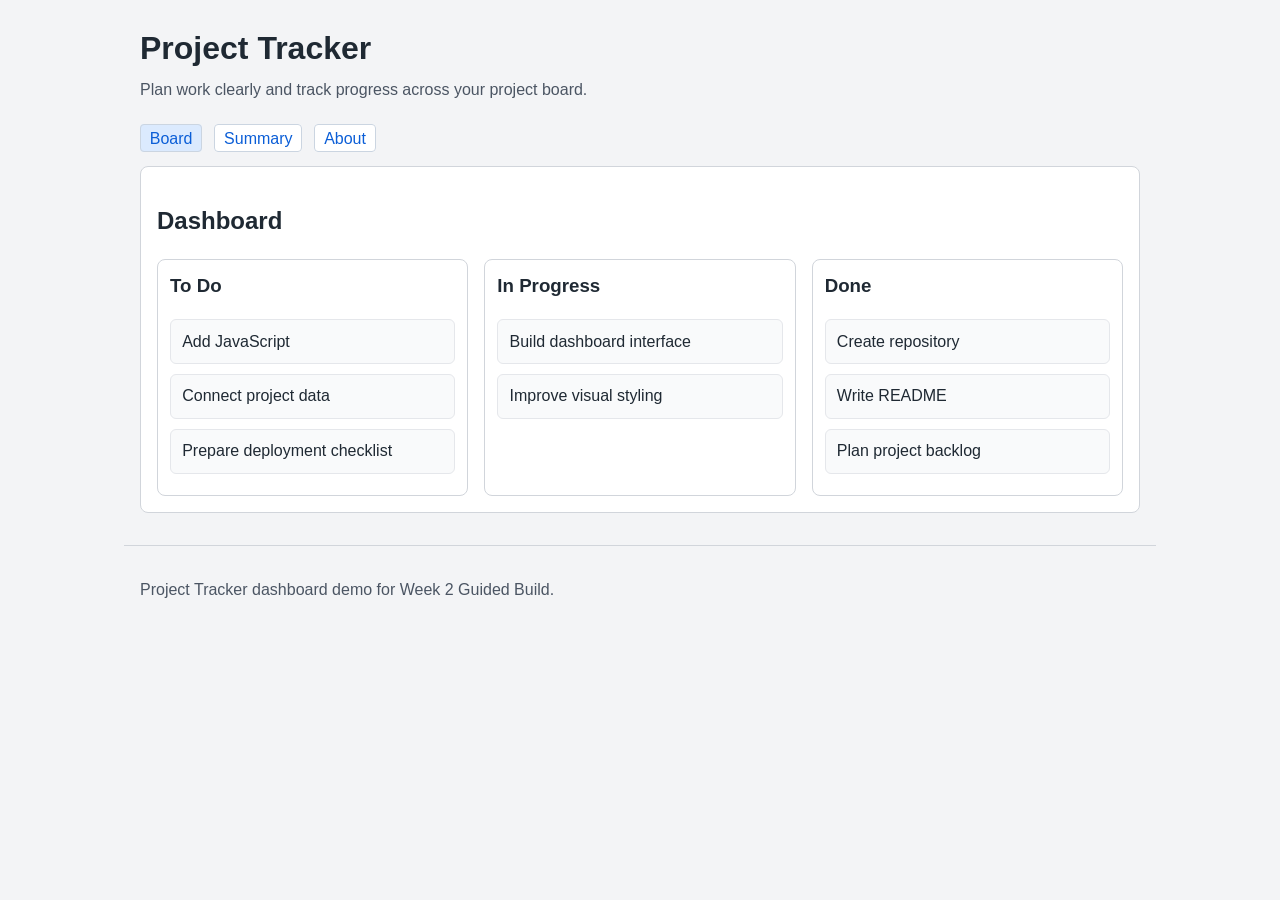
<file: src/project-tracker/week-02/complete/index.html>
<!doctype html>
<html lang="en">
<head>
  <meta charset="utf-8">
  <meta name="viewport" content="width=device-width, initial-scale=1">
  <title>Project Tracker Board</title>
  <link rel="stylesheet" href="styles/style.css">
</head>
<body>
  <header>
    <h1>Project Tracker</h1>
    <p>Plan work clearly and track progress across your project board.</p>
  </header>

  <nav aria-label="Primary">
    <ul>
      <li><a class="current" href="index.html">Board</a></li>
      <li><a href="summary.html">Summary</a></li>
      <li><a href="about.html">About</a></li>
    </ul>
  </nav>

  <main>
    <section aria-label="Project board columns">
      <h2>Dashboard</h2>
      <div class="board">
        <section class="column" aria-labelledby="todo-title">
          <h3 id="todo-title">To Do</h3>
          <article class="card">
            <p>Add JavaScript</p>
          </article>
          <article class="card">
            <p>Connect project data</p>
          </article>
          <article class="card">
            <p>Prepare deployment checklist</p>
          </article>
        </section>

        <section class="column" aria-labelledby="progress-title">
          <h3 id="progress-title">In Progress</h3>
          <article class="card">
            <p>Build dashboard interface</p>
          </article>
          <article class="card">
            <p>Improve visual styling</p>
          </article>
        </section>

        <section class="column" aria-labelledby="done-title">
          <h3 id="done-title">Done</h3>
          <article class="card">
            <p>Create repository</p>
          </article>
          <article class="card">
            <p>Write README</p>
          </article>
          <article class="card">
            <p>Plan project backlog</p>
          </article>
        </section>
      </div>
    </section>
  </main>

  <footer>
    <p>Project Tracker dashboard demo for Week 2 Guided Build.</p>
  </footer>
</body>
</html>
</file>
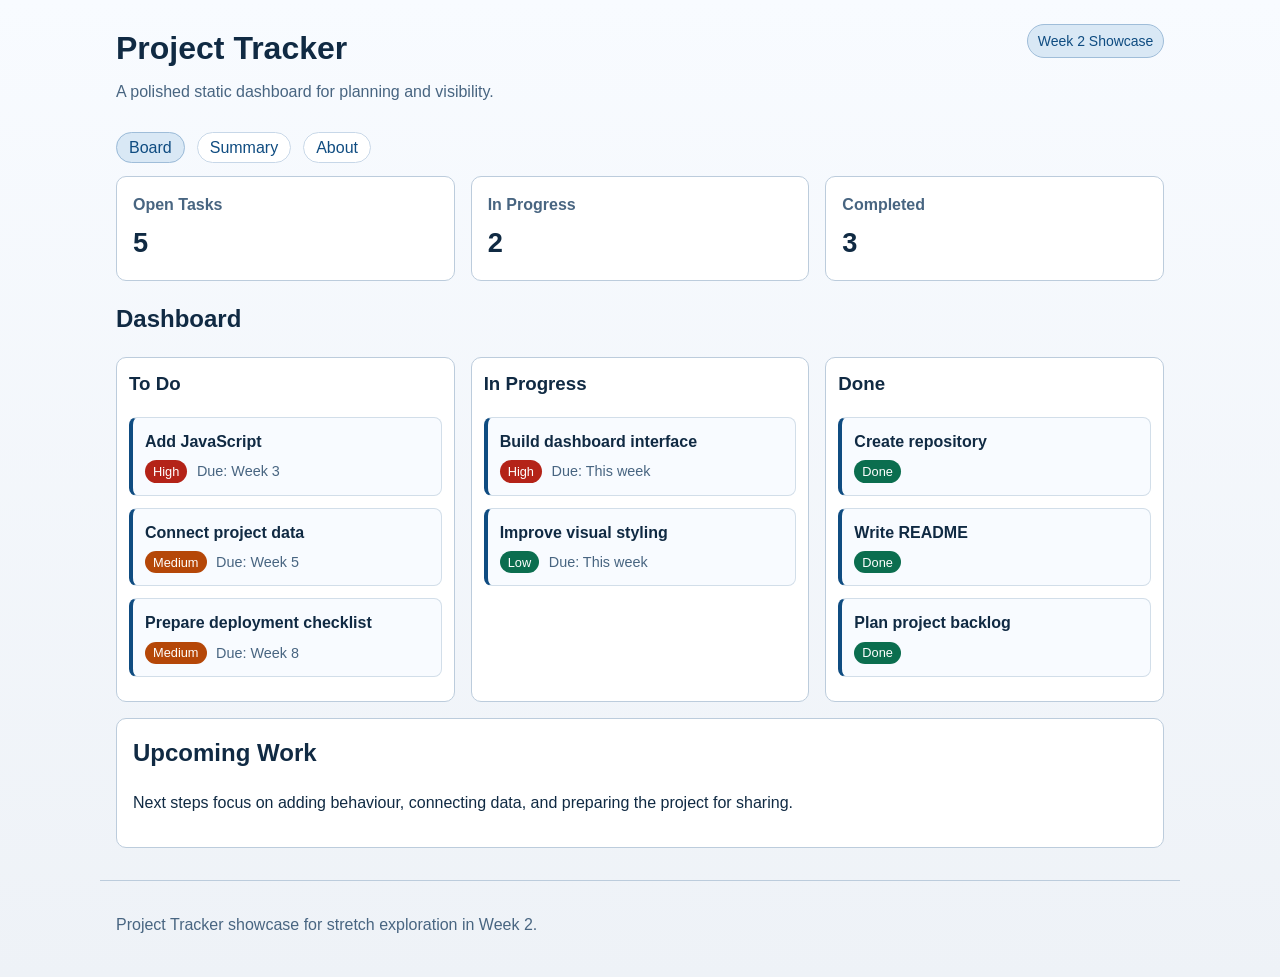
<file: src/project-tracker/week-02/showcase/index.html>
<!doctype html>
<html lang="en">
<head>
  <meta charset="utf-8">
  <meta name="viewport" content="width=device-width, initial-scale=1">
  <title>Project Tracker Board Showcase</title>
  <link rel="stylesheet" href="styles/style.css">
</head>
<body>
  <header class="site-header">
    <div>
      <h1>Project Tracker</h1>
      <p class="tagline">A polished static dashboard for planning and visibility.</p>
    </div>
    <p class="release-label">Week 2 Showcase</p>
  </header>

  <nav aria-label="Primary" class="site-nav">
    <ul>
      <li><a class="current" href="index.html">Board</a></li>
      <li><a href="summary.html">Summary</a></li>
      <li><a href="about.html">About</a></li>
    </ul>
  </nav>

  <main>
    <section class="summary-grid" aria-label="Project statistics">
      <article class="summary-card">
        <h2>Open Tasks</h2>
        <p class="summary-value">5</p>
      </article>
      <article class="summary-card">
        <h2>In Progress</h2>
        <p class="summary-value">2</p>
      </article>
      <article class="summary-card">
        <h2>Completed</h2>
        <p class="summary-value">3</p>
      </article>
    </section>

    <section class="board" aria-label="Project board columns">
      <h2>Dashboard</h2>
      <div class="board-columns">
        <section class="column" aria-labelledby="todo-title">
          <h3 id="todo-title">To Do</h3>
          <article class="task-card">
            <h4>Add JavaScript</h4>
            <p><span class="badge badge-high">High</span> Due: Week 3</p>
          </article>
          <article class="task-card">
            <h4>Connect project data</h4>
            <p><span class="badge badge-medium">Medium</span> Due: Week 5</p>
          </article>
          <article class="task-card">
            <h4>Prepare deployment checklist</h4>
            <p><span class="badge badge-medium">Medium</span> Due: Week 8</p>
          </article>
        </section>

        <section class="column" aria-labelledby="progress-title">
          <h3 id="progress-title">In Progress</h3>
          <article class="task-card">
            <h4>Build dashboard interface</h4>
            <p><span class="badge badge-high">High</span> Due: This week</p>
          </article>
          <article class="task-card">
            <h4>Improve visual styling</h4>
            <p><span class="badge badge-low">Low</span> Due: This week</p>
          </article>
        </section>

        <section class="column" aria-labelledby="done-title">
          <h3 id="done-title">Done</h3>
          <article class="task-card">
            <h4>Create repository</h4>
            <p><span class="badge badge-low">Done</span></p>
          </article>
          <article class="task-card">
            <h4>Write README</h4>
            <p><span class="badge badge-low">Done</span></p>
          </article>
          <article class="task-card">
            <h4>Plan project backlog</h4>
            <p><span class="badge badge-low">Done</span></p>
          </article>
        </section>
      </div>
    </section>

    <section class="upcoming" aria-labelledby="upcoming-title">
      <h2 id="upcoming-title">Upcoming Work</h2>
      <p>Next steps focus on adding behaviour, connecting data, and preparing the project for sharing.</p>
    </section>
  </main>

  <footer id="footer" class="site-footer">
    <p>Project Tracker showcase for stretch exploration in Week 2.</p>
  </footer>
</body>
</html>
</file>
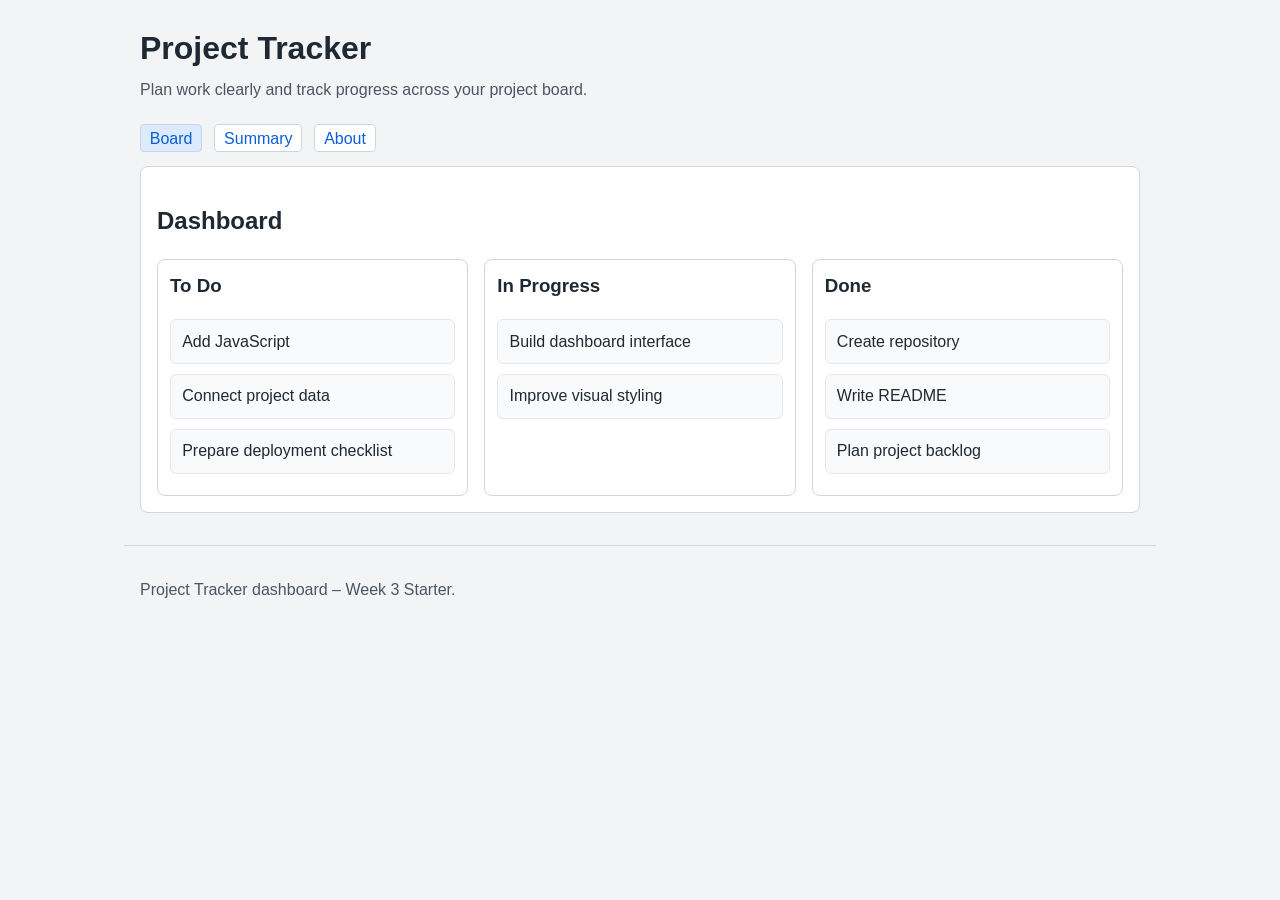
<file: src/project-tracker/week-03/starter/index.html>
<!doctype html>
<html lang="en">
<head>
  <meta charset="utf-8">
  <meta name="viewport" content="width=device-width, initial-scale=1">
  <title>Project Tracker Board</title>
  <link rel="stylesheet" href="styles/style.css">
</head>
<body>
  <header>
    <h1>Project Tracker</h1>
    <p>Plan work clearly and track progress across your project board.</p>
  </header>

  <nav aria-label="Primary">
    <ul>
      <li><a class="current" href="index.html">Board</a></li>
      <li><a href="summary.html">Summary</a></li>
      <li><a href="about.html">About</a></li>
    </ul>
  </nav>

  <main>
    <section aria-label="Project board columns">
      <h2>Dashboard</h2>
      <div class="board">
        <section class="column" aria-labelledby="todo-title">
          <h3 id="todo-title">To Do</h3>
          <div id="todo-cards">
            <article class="card">
              <p>Add JavaScript</p>
            </article>
            <article class="card">
              <p>Connect project data</p>
            </article>
            <article class="card">
              <p>Prepare deployment checklist</p>
            </article>
          </div>
        </section>

        <section class="column" aria-labelledby="progress-title">
          <h3 id="progress-title">In Progress</h3>
          <article class="card">
            <p>Build dashboard interface</p>
          </article>
          <article class="card">
            <p>Improve visual styling</p>
          </article>
        </section>

        <section class="column" aria-labelledby="done-title">
          <h3 id="done-title">Done</h3>
          <article class="card">
            <p>Create repository</p>
          </article>
          <article class="card">
            <p>Write README</p>
          </article>
          <article class="card">
            <p>Plan project backlog</p>
          </article>
        </section>
      </div>
    </section>
  </main>

  <footer>
    <p>Project Tracker dashboard – Week 3 Starter.</p>
  </footer>
</body>
</html>
</file>
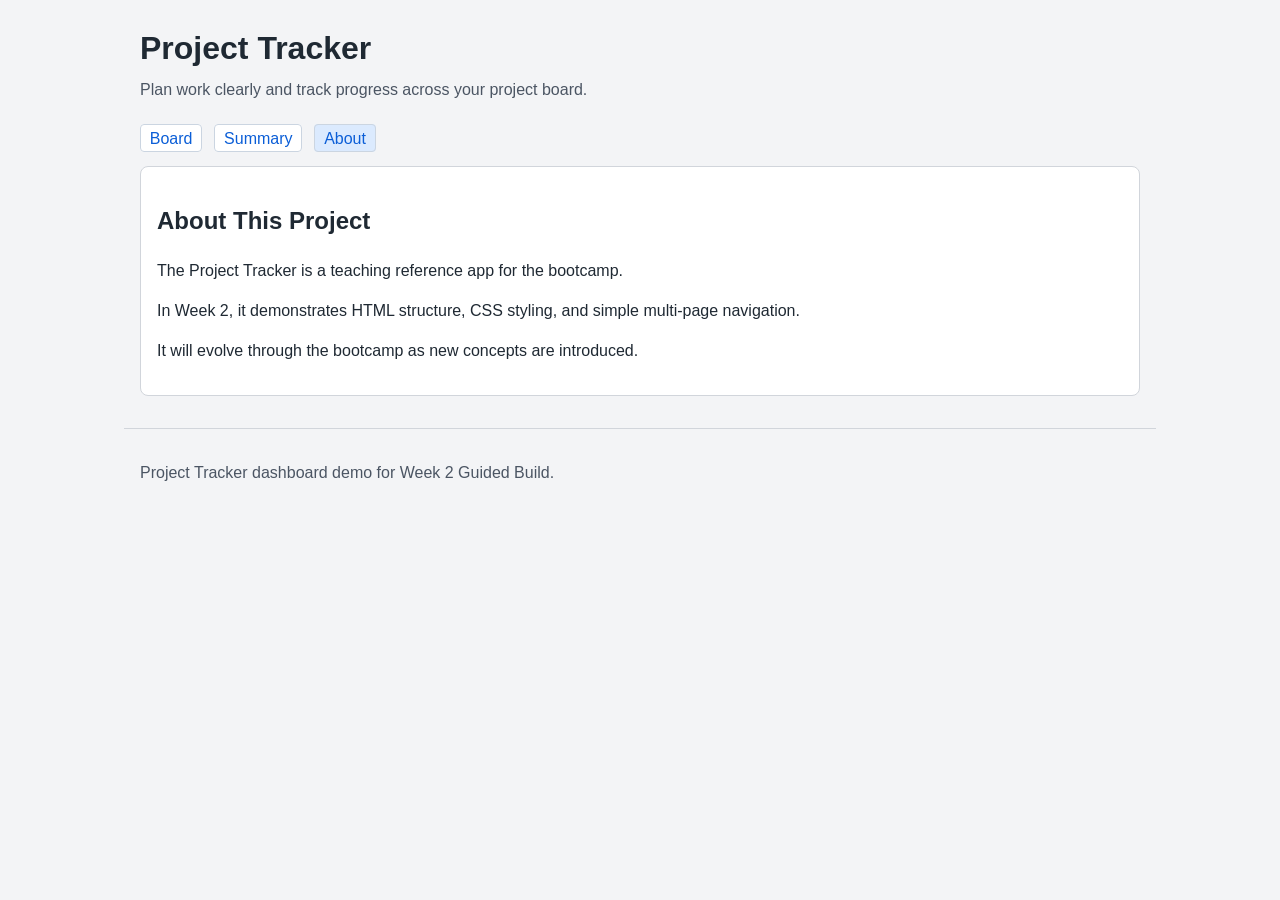
<file: src/project-tracker/week-02/complete/about.html>
<!doctype html>
<html lang="en">
<head>
  <meta charset="utf-8">
  <meta name="viewport" content="width=device-width, initial-scale=1">
  <title>About Project Tracker</title>
  <link rel="stylesheet" href="styles/style.css">
</head>
<body>
  <header>
    <h1>Project Tracker</h1>
    <p>Plan work clearly and track progress across your project board.</p>
  </header>

  <nav aria-label="Primary">
    <ul>
      <li><a href="index.html">Board</a></li>
      <li><a href="summary.html">Summary</a></li>
      <li><a class="current" href="about.html">About</a></li>
    </ul>
  </nav>

  <main>
    <section>
      <h2>About This Project</h2>
      <p>The Project Tracker is a teaching reference app for the bootcamp.</p>
      <p>In Week 2, it demonstrates HTML structure, CSS styling, and simple multi-page navigation.</p>
      <p>It will evolve through the bootcamp as new concepts are introduced.</p>
    </section>
  </main>

  <footer>
    <p>Project Tracker dashboard demo for Week 2 Guided Build.</p>
  </footer>
</body>
</html>
</file>
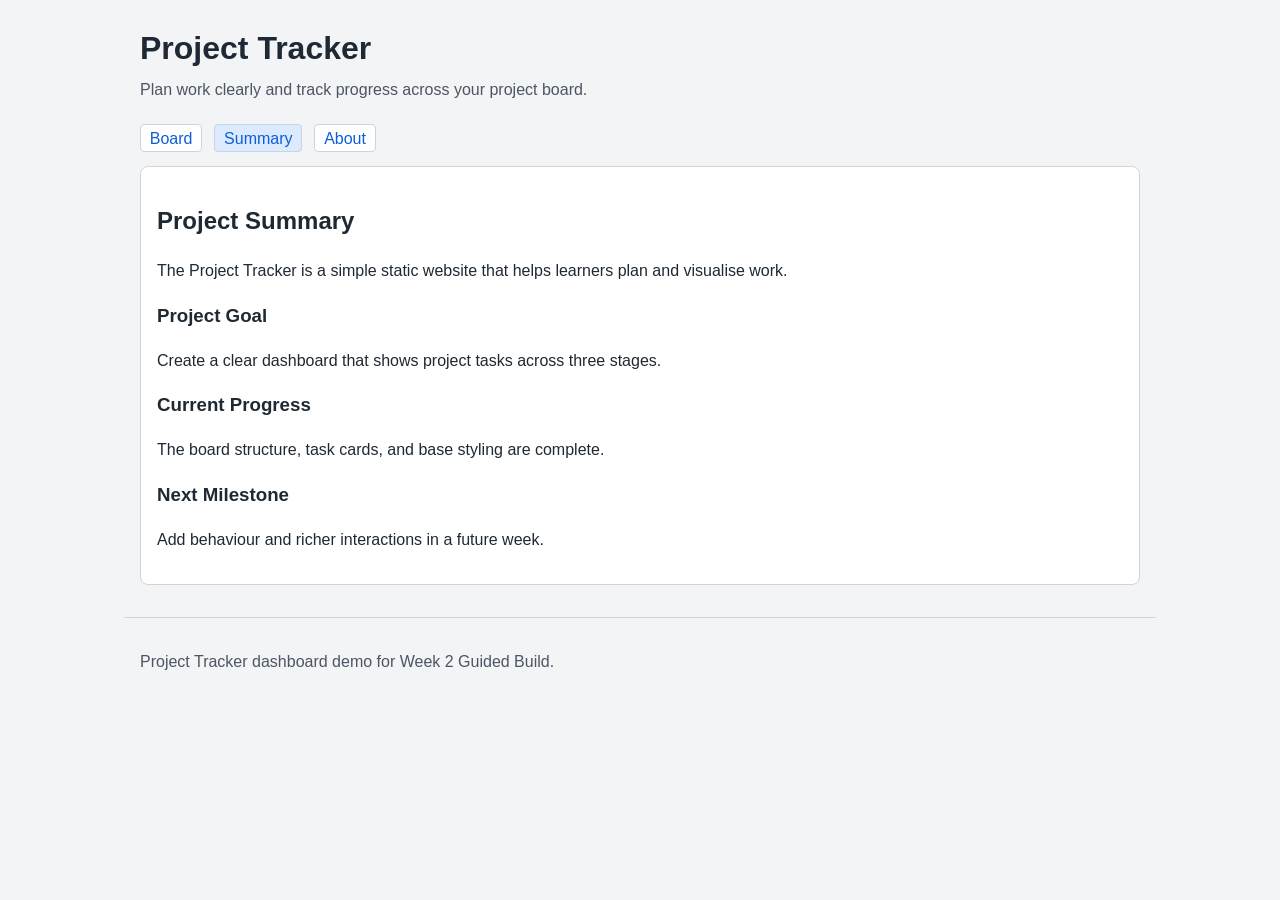
<file: src/project-tracker/week-02/complete/summary.html>
<!doctype html>
<html lang="en">
<head>
  <meta charset="utf-8">
  <meta name="viewport" content="width=device-width, initial-scale=1">
  <title>Project Tracker Summary</title>
  <link rel="stylesheet" href="styles/style.css">
</head>
<body>
  <header>
    <h1>Project Tracker</h1>
    <p>Plan work clearly and track progress across your project board.</p>
  </header>

  <nav aria-label="Primary">
    <ul>
      <li><a href="index.html">Board</a></li>
      <li><a class="current" href="summary.html">Summary</a></li>
      <li><a href="about.html">About</a></li>
    </ul>
  </nav>

  <main>
    <section>
      <h2>Project Summary</h2>
      <p>The Project Tracker is a simple static website that helps learners plan and visualise work.</p>

      <h3>Project Goal</h3>
      <p>Create a clear dashboard that shows project tasks across three stages.</p>

      <h3>Current Progress</h3>
      <p>The board structure, task cards, and base styling are complete.</p>

      <h3>Next Milestone</h3>
      <p>Add behaviour and richer interactions in a future week.</p>
    </section>
  </main>

  <footer>
    <p>Project Tracker dashboard demo for Week 2 Guided Build.</p>
  </footer>
</body>
</html>
</file>
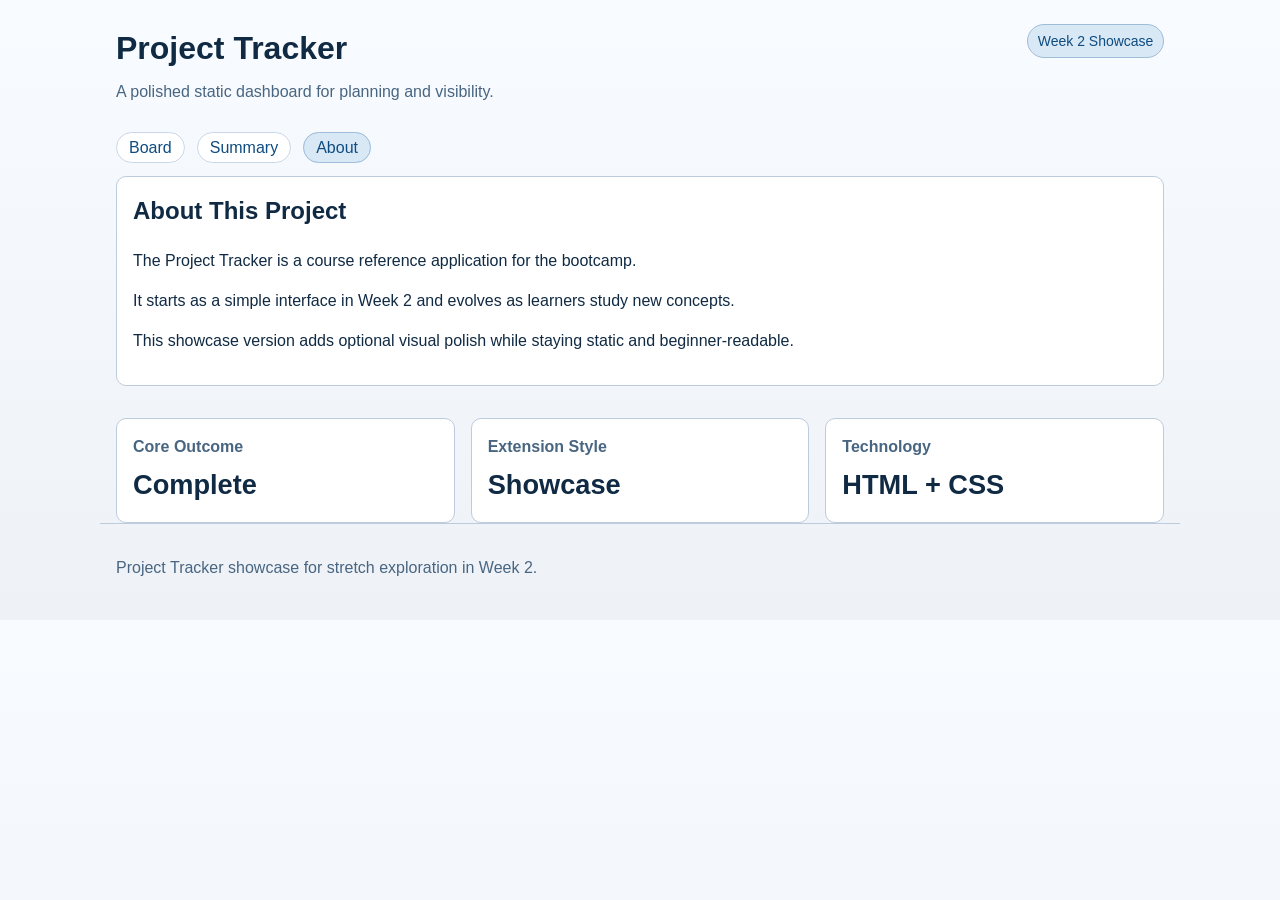
<file: src/project-tracker/week-02/showcase/about.html>
<!doctype html>
<html lang="en">
<head>
  <meta charset="utf-8">
  <meta name="viewport" content="width=device-width, initial-scale=1">
  <title>About Project Tracker Showcase</title>
  <link rel="stylesheet" href="styles/style.css">
</head>
<body>
  <header class="site-header">
    <div>
      <h1>Project Tracker</h1>
      <p class="tagline">A polished static dashboard for planning and visibility.</p>
    </div>
    <p class="release-label">Week 2 Showcase</p>
  </header>

  <nav aria-label="Primary" class="site-nav">
    <ul>
      <li><a href="index.html">Board</a></li>
      <li><a href="summary.html">Summary</a></li>
      <li><a class="current" href="about.html">About</a></li>
    </ul>
  </nav>

  <main>
    <section class="upcoming" aria-labelledby="about-title">
      <h2 id="about-title">About This Project</h2>
      <p>The Project Tracker is a course reference application for the bootcamp.</p>
      <p>It starts as a simple interface in Week 2 and evolves as learners study new concepts.</p>
      <p>This showcase version adds optional visual polish while staying static and beginner-readable.</p>
    </section>

    <section class="summary-grid" aria-label="Project highlights">
      <article class="summary-card">
        <h2>Core Outcome</h2>
        <p class="summary-value">Complete</p>
      </article>
      <article class="summary-card">
        <h2>Extension Style</h2>
        <p class="summary-value">Showcase</p>
      </article>
      <article class="summary-card">
        <h2>Technology</h2>
        <p class="summary-value">HTML + CSS</p>
      </article>
    </section>
  </main>

  <footer class="site-footer">
    <p>Project Tracker showcase for stretch exploration in Week 2.</p>
  </footer>
</body>
</html>
</file>
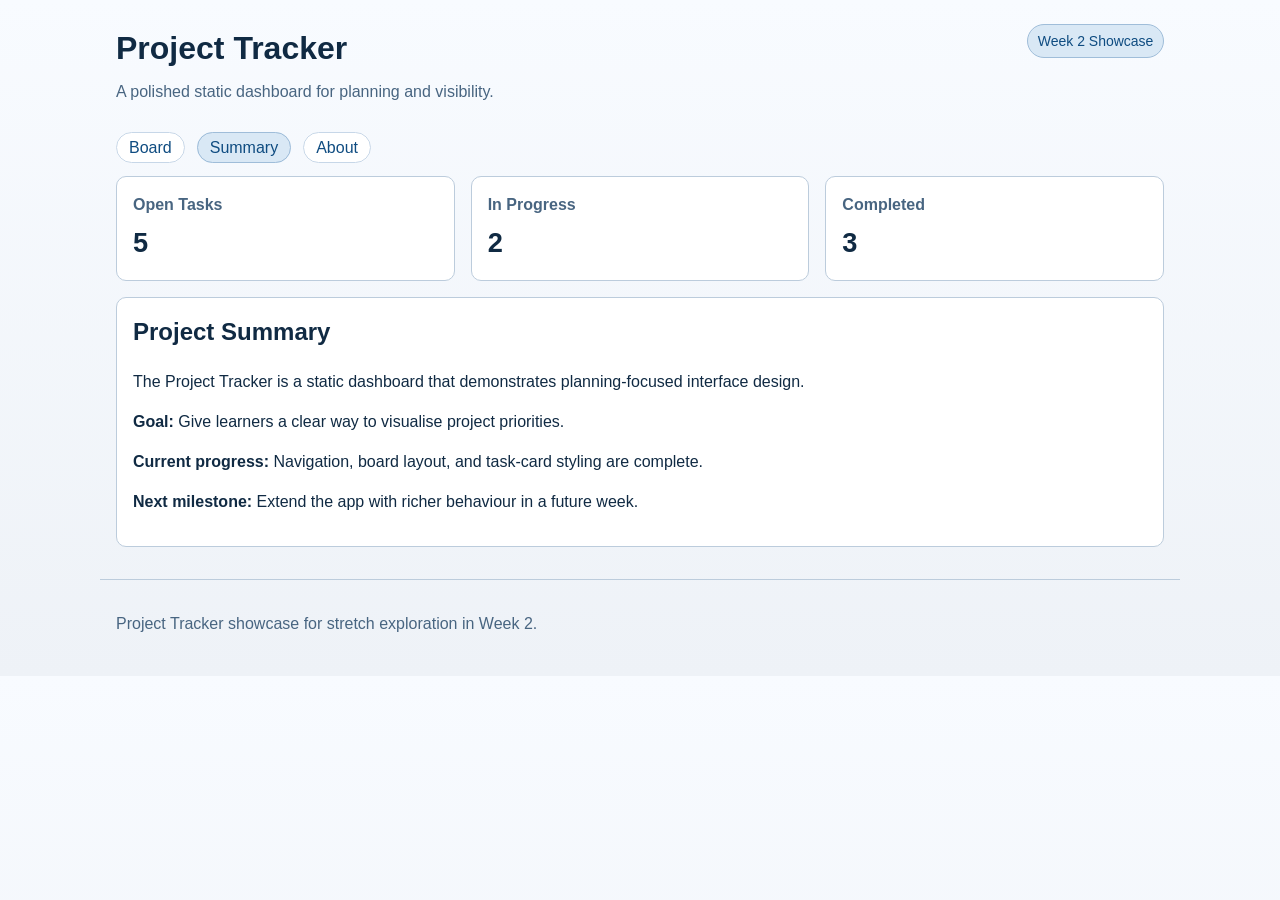
<file: src/project-tracker/week-02/showcase/summary.html>
<!doctype html>
<html lang="en">
<head>
  <meta charset="utf-8">
  <meta name="viewport" content="width=device-width, initial-scale=1">
  <title>Project Tracker Summary Showcase</title>
  <link rel="stylesheet" href="styles/style.css">
</head>
<body>
  <header class="site-header">
    <div>
      <h1>Project Tracker</h1>
      <p class="tagline">A polished static dashboard for planning and visibility.</p>
    </div>
    <p class="release-label">Week 2 Showcase</p>
  </header>

  <nav aria-label="Primary" class="site-nav">
    <ul>
      <li><a href="index.html">Board</a></li>
      <li><a class="current" href="summary.html">Summary</a></li>
      <li><a href="about.html">About</a></li>
    </ul>
  </nav>

  <main>
    <section class="summary-grid" aria-label="Project statistics">
      <article class="summary-card">
        <h2>Open Tasks</h2>
        <p class="summary-value">5</p>
      </article>
      <article class="summary-card">
        <h2>In Progress</h2>
        <p class="summary-value">2</p>
      </article>
      <article class="summary-card">
        <h2>Completed</h2>
        <p class="summary-value">3</p>
      </article>
    </section>

    <section class="upcoming" aria-labelledby="project-summary-title">
      <h2 id="project-summary-title">Project Summary</h2>
      <p>The Project Tracker is a static dashboard that demonstrates planning-focused interface design.</p>
      <p><strong>Goal:</strong> Give learners a clear way to visualise project priorities.</p>
      <p><strong>Current progress:</strong> Navigation, board layout, and task-card styling are complete.</p>
      <p><strong>Next milestone:</strong> Extend the app with richer behaviour in a future week.</p>
    </section>
  </main>

  <footer class="site-footer">
    <p>Project Tracker showcase for stretch exploration in Week 2.</p>
  </footer>
</body>
</html>
</file>
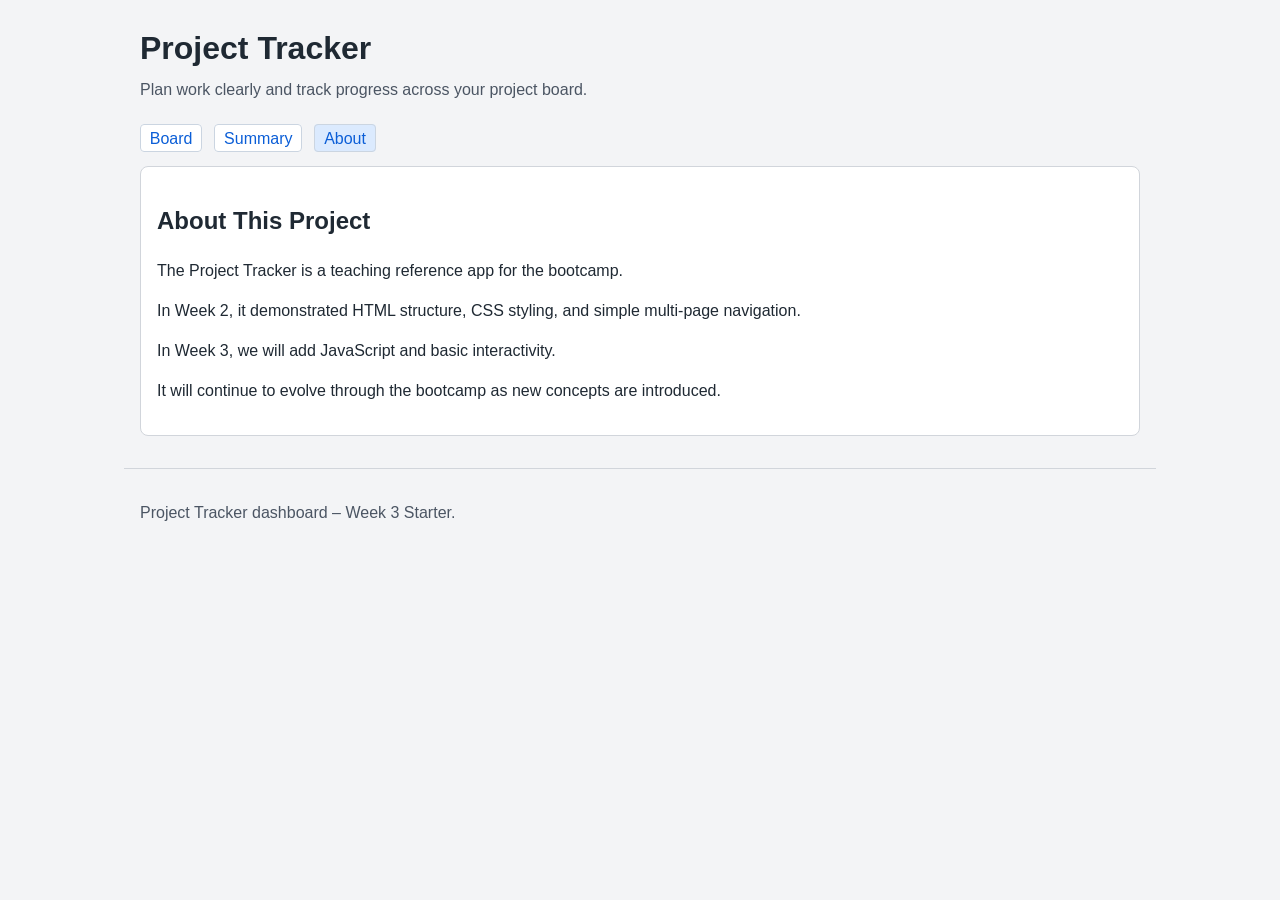
<file: src/project-tracker/week-03/starter/about.html>
<!doctype html>
<html lang="en">
<head>
  <meta charset="utf-8">
  <meta name="viewport" content="width=device-width, initial-scale=1">
  <title>About Project Tracker</title>
  <link rel="stylesheet" href="styles/style.css">
</head>
<body>
  <header>
    <h1>Project Tracker</h1>
    <p>Plan work clearly and track progress across your project board.</p>
  </header>

  <nav aria-label="Primary">
    <ul>
      <li><a href="index.html">Board</a></li>
      <li><a href="summary.html">Summary</a></li>
      <li><a class="current" href="about.html">About</a></li>
    </ul>
  </nav>

  <main>
    <section>
      <h2>About This Project</h2>
      <p>The Project Tracker is a teaching reference app for the bootcamp.</p>
      <p>In Week 2, it demonstrated HTML structure, CSS styling, and simple multi-page navigation.</p>
      <p>In Week 3, we will add JavaScript and basic interactivity.</p>
      <p>It will continue to evolve through the bootcamp as new concepts are introduced.</p>
    </section>
  </main>

  <footer>
    <p>Project Tracker dashboard – Week 3 Starter.</p>
  </footer>
</body>
</html>
</file>
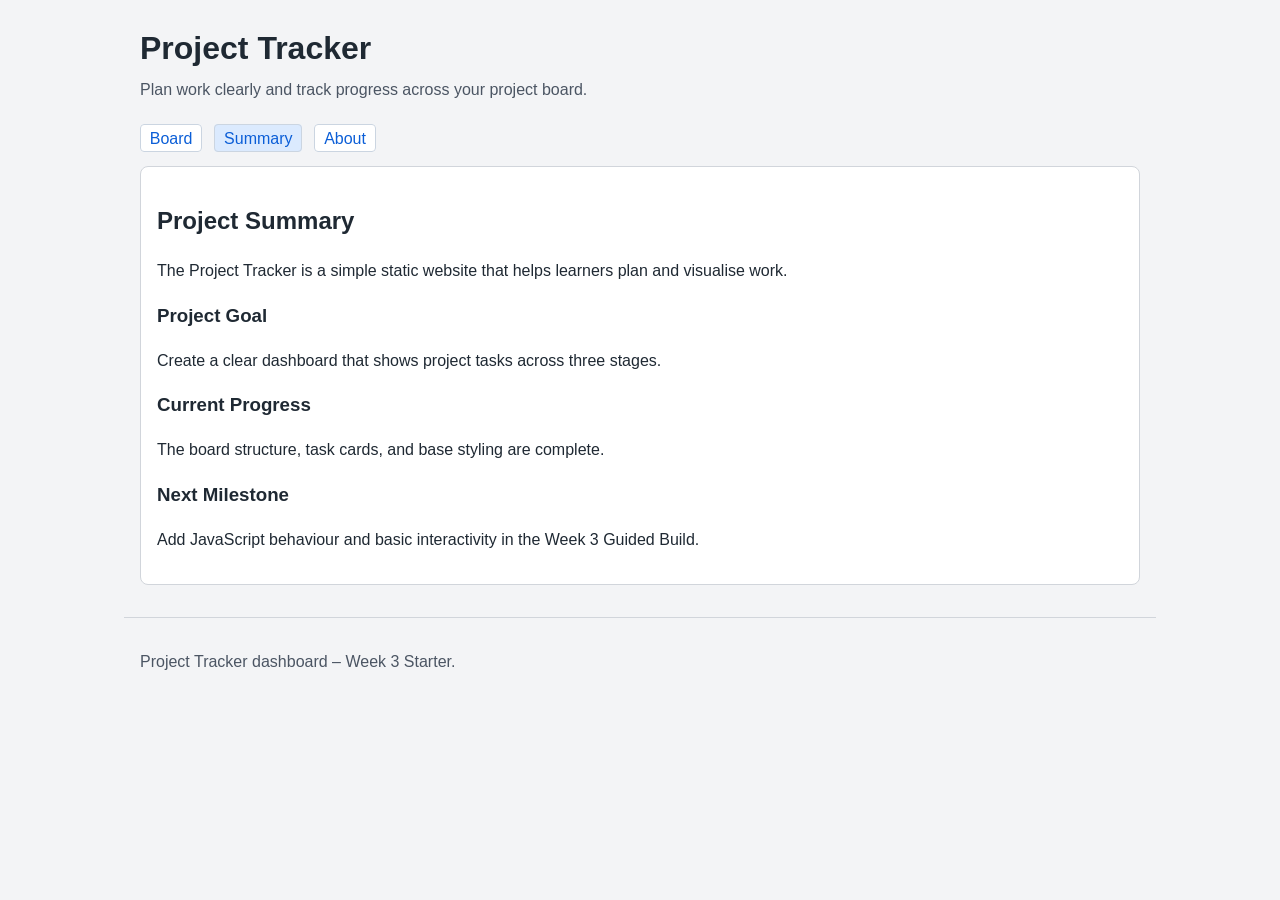
<file: src/project-tracker/week-03/starter/summary.html>
<!doctype html>
<html lang="en">
<head>
  <meta charset="utf-8">
  <meta name="viewport" content="width=device-width, initial-scale=1">
  <title>Project Tracker Summary</title>
  <link rel="stylesheet" href="styles/style.css">
</head>
<body>
  <header>
    <h1>Project Tracker</h1>
    <p>Plan work clearly and track progress across your project board.</p>
  </header>

  <nav aria-label="Primary">
    <ul>
      <li><a href="index.html">Board</a></li>
      <li><a class="current" href="summary.html">Summary</a></li>
      <li><a href="about.html">About</a></li>
    </ul>
  </nav>

  <main>
    <section>
      <h2>Project Summary</h2>
      <p>The Project Tracker is a simple static website that helps learners plan and visualise work.</p>

      <h3>Project Goal</h3>
      <p>Create a clear dashboard that shows project tasks across three stages.</p>

      <h3>Current Progress</h3>
      <p>The board structure, task cards, and base styling are complete.</p>

      <h3>Next Milestone</h3>
      <p>Add JavaScript behaviour and basic interactivity in the Week 3 Guided Build.</p>
    </section>
  </main>

  <footer>
    <p>Project Tracker dashboard – Week 3 Starter.</p>
  </footer>
</body>
</html>
</file>
<file: src/project-tracker/week-02/complete/styles/style.css>
body {
  margin: 0;
  font-family: Arial, sans-serif;
  line-height: 1.5;
  color: #1f2933;
  background-color: #f3f4f6;
}

header,
nav,
main,
footer {
  max-width: 1000px;
  margin: 0 auto;
  padding-left: 1rem;
  padding-right: 1rem;
}

header {
  padding-top: 1.5rem;
  padding-bottom: 0.5rem;
}

header h1 {
  margin: 0;
}

header p {
  margin-top: 0.4rem;
  color: #4b5563;
}

nav ul {
  margin: 0;
  padding: 0;
  list-style: none;
  display: flex;
  gap: 0.75rem;
  flex-wrap: wrap;
}

nav a {
  color: #0b5ed7;
  text-decoration: none;
  padding: 0.3rem 0.55rem;
  border: 1px solid #cbd5e1;
  border-radius: 4px;
  background-color: #ffffff;
}

nav a:hover {
  background-color: #eff6ff;
}

nav a:focus {
  outline: 2px solid #0b5ed7;
  outline-offset: 2px;
}

nav a.current {
  background-color: #dbeafe;
}

main {
  margin-top: 1rem;
  margin-bottom: 2rem;
}

section {
  background-color: #ffffff;
  border: 1px solid #d1d5db;
  border-radius: 8px;
  padding: 1rem;
}

.board {
  display: flex;
  flex-wrap: wrap;
  gap: 1rem;
}

.column {
  flex: 1;
  min-width: 230px;
  background-color: #ffffff;
  border: 1px solid #d1d5db;
  border-radius: 8px;
  padding: 0.75rem;
}

.column h3 {
  margin-top: 0;
}

.card {
  background-color: #f9fafb;
  border: 1px solid #e5e7eb;
  border-radius: 6px;
  padding: 0.6rem 0.7rem;
  margin-bottom: 0.6rem;
}

.card p {
  margin: 0;
}

footer {
  border-top: 1px solid #d1d5db;
  padding-top: 1rem;
  padding-bottom: 1.5rem;
  color: #4b5563;
}

@media (max-width: 900px) {
  .board {
    flex-direction: column;
  }
}
</file>
<file: src/project-tracker/week-02/showcase/styles/style.css>
:root {
  --background: #eef2f7;
  --surface: #ffffff;
  --text: #102a43;
  --muted: #486581;
  --border: #bcccdc;
  --accent: #0f4c81;
  --accent-soft: #d9e8f5;
  --high: #b42318;
  --medium: #b54708;
  --low: #0b6e4f;
}

* {
  box-sizing: border-box;
}

body {
  margin: 0;
  font-family: Arial, sans-serif;
  line-height: 1.5;
  color: var(--text);
  background: linear-gradient(180deg, #f8fbff 0%, var(--background) 100%);
}

.site-header,
.site-nav,
main,
.site-footer {
  max-width: 1080px;
  margin: 0 auto;
  padding-left: 1rem;
  padding-right: 1rem;
}

.site-header {
  padding-top: 1.5rem;
  padding-bottom: 1rem;
  display: flex;
  justify-content: space-between;
  align-items: flex-start;
  gap: 1rem;
}

.site-header h1 {
  margin: 0;
}

.tagline {
  margin-top: 0.5rem;
  color: var(--muted);
}

.release-label {
  margin: 0;
  background-color: var(--accent-soft);
  color: var(--accent);
  border: 1px solid #9fbdd9;
  padding: 0.35rem 0.6rem;
  border-radius: 999px;
  font-size: 0.875rem;
}

.site-nav ul {
  list-style: none;
  margin: 0;
  padding: 0;
  display: flex;
  gap: 0.75rem;
  flex-wrap: wrap;
}

.site-nav a {
  text-decoration: none;
  color: var(--accent);
  background-color: #ffffff;
  border: 1px solid #c7d7e8;
  border-radius: 999px;
  padding: 0.35rem 0.75rem;
}

.site-nav a:hover {
  background-color: var(--accent-soft);
}

.site-nav a:focus-visible {
  outline: 2px solid var(--accent);
  outline-offset: 2px;
}

.site-nav a.current {
  background-color: var(--accent-soft);
  border-color: #9fbdd9;
}

.summary-grid {
  margin-top: 1rem;
  display: grid;
  grid-template-columns: repeat(3, 1fr);
  gap: 1rem;
}

.summary-card {
  background-color: var(--surface);
  border: 1px solid var(--border);
  border-radius: 10px;
  padding: 1rem;
}

.summary-card h2 {
  margin: 0;
  font-size: 1rem;
  color: var(--muted);
}

.summary-value {
  margin-top: 0.4rem;
  margin-bottom: 0;
  font-size: 1.7rem;
  font-weight: 700;
}

.board {
  margin-top: 1.25rem;
}

.board h2 {
  margin-top: 0;
}

.board-columns {
  display: grid;
  grid-template-columns: repeat(3, minmax(0, 1fr));
  gap: 1rem;
}

.column {
  background-color: var(--surface);
  border: 1px solid var(--border);
  border-radius: 10px;
  padding: 0.75rem;
}

.column h3 {
  margin-top: 0;
}

.task-card {
  background-color: #f8fbff;
  border: 1px solid #d2dee9;
  border-left: 4px solid var(--accent);
  border-radius: 8px;
  padding: 0.75rem;
  margin-bottom: 0.75rem;
}

.task-card h4 {
  margin-top: 0;
  margin-bottom: 0.4rem;
  font-size: 1rem;
}

.task-card p {
  margin: 0;
  color: var(--muted);
  font-size: 0.9rem;
}

.badge {
  display: inline-block;
  border-radius: 999px;
  padding: 0.1rem 0.5rem;
  color: #ffffff;
  font-size: 0.8rem;
  margin-right: 0.35rem;
}

.badge-high {
  background-color: var(--high);
}

.badge-medium {
  background-color: var(--medium);
}

.badge-low {
  background-color: var(--low);
}

.upcoming {
  margin-top: 1rem;
  background-color: var(--surface);
  border: 1px solid var(--border);
  border-radius: 10px;
  padding: 1rem;
  margin-bottom: 2rem;
}

.upcoming h2 {
  margin-top: 0;
}

.site-footer {
  border-top: 1px solid var(--border);
  color: var(--muted);
  padding-top: 1rem;
  padding-bottom: 1.5rem;
}

@media (max-width: 960px) {
  .summary-grid,
  .board-columns {
    grid-template-columns: 1fr;
  }

  .site-header {
    flex-direction: column;
  }
}
</file>
<file: src/project-tracker/week-03/starter/styles/style.css>
body {
  margin: 0;
  font-family: Arial, sans-serif;
  line-height: 1.5;
  color: #1f2933;
  background-color: #f3f4f6;
}

header,
nav,
main,
footer {
  max-width: 1000px;
  margin: 0 auto;
  padding-left: 1rem;
  padding-right: 1rem;
}

header {
  padding-top: 1.5rem;
  padding-bottom: 0.5rem;
}

header h1 {
  margin: 0;
}

header p {
  margin-top: 0.4rem;
  color: #4b5563;
}

nav ul {
  margin: 0;
  padding: 0;
  list-style: none;
  display: flex;
  gap: 0.75rem;
  flex-wrap: wrap;
}

nav a {
  color: #0b5ed7;
  text-decoration: none;
  padding: 0.3rem 0.55rem;
  border: 1px solid #cbd5e1;
  border-radius: 4px;
  background-color: #ffffff;
}

nav a:hover {
  background-color: #eff6ff;
}

nav a:focus {
  outline: 2px solid #0b5ed7;
  outline-offset: 2px;
}

nav a.current {
  background-color: #dbeafe;
}

main {
  margin-top: 1rem;
  margin-bottom: 2rem;
}

section {
  background-color: #ffffff;
  border: 1px solid #d1d5db;
  border-radius: 8px;
  padding: 1rem;
}

.board {
  display: flex;
  flex-wrap: wrap;
  gap: 1rem;
}

.column {
  flex: 1;
  min-width: 230px;
  background-color: #ffffff;
  border: 1px solid #d1d5db;
  border-radius: 8px;
  padding: 0.75rem;
}

.column h3 {
  margin-top: 0;
}

.card {
  background-color: #f9fafb;
  border: 1px solid #e5e7eb;
  border-radius: 6px;
  padding: 0.6rem 0.7rem;
  margin-bottom: 0.6rem;
}

.card p {
  margin: 0;
}

footer {
  border-top: 1px solid #d1d5db;
  padding-top: 1rem;
  padding-bottom: 1.5rem;
  color: #4b5563;
}

@media (max-width: 900px) {
  .board {
    flex-direction: column;
  }
}
</file>
